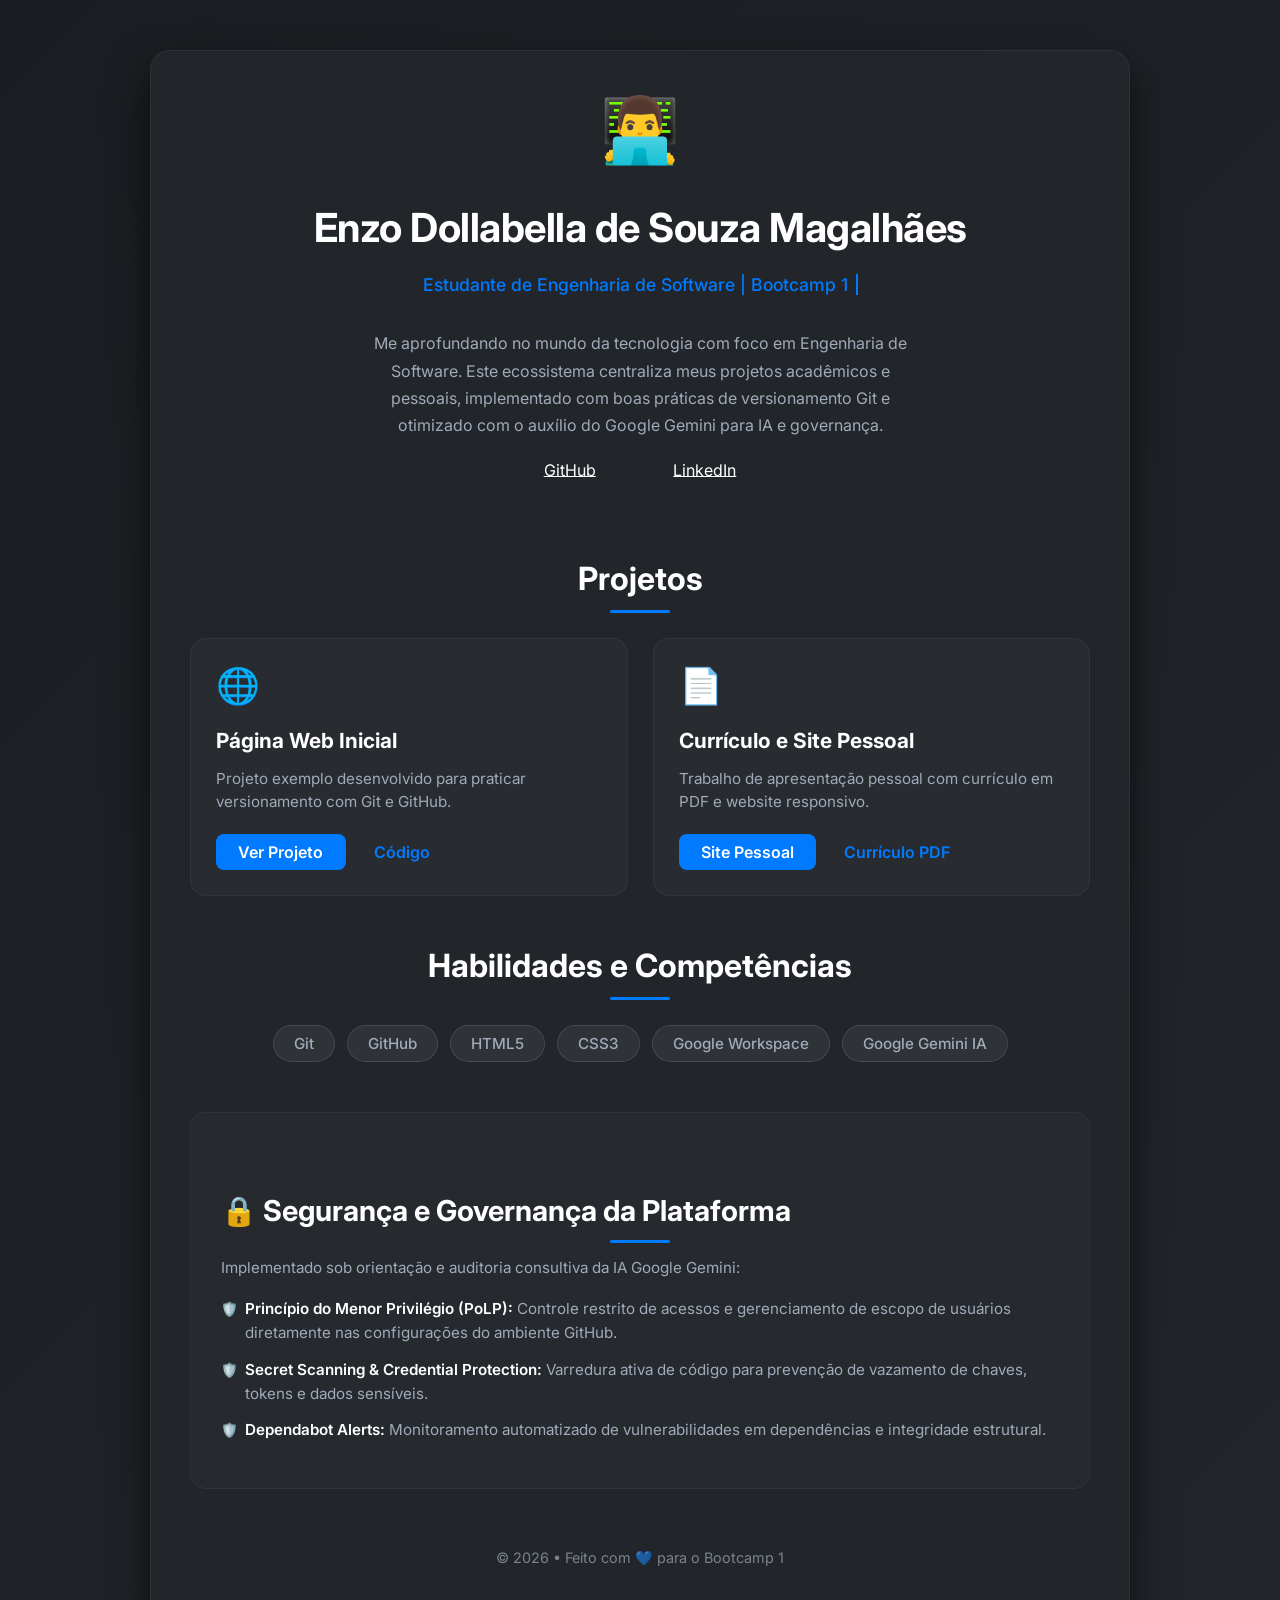
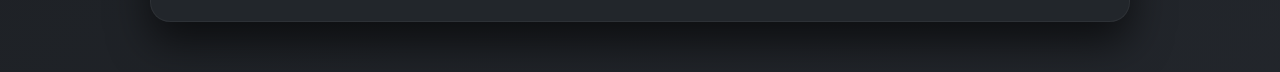
<file: index.html>
<!DOCTYPE html>
<html lang="pt-BR">
<head>
  <meta charset="UTF-8">
  <meta name="viewport" content="width=device-width, initial-scale=1.0">
  <title>Meu Portfólio | Bootcamp</title>
  <link rel="stylesheet" href="style.css">
  <link rel="preconnect" href="https://fonts.googleapis.com">
  <link href="https://fonts.googleapis.com/css2?family=Inter:wght@400;500;600&display=swap" rel="stylesheet">
</head>
<body>
  <div class="container">
    <header class="profile">
      <div class="profile-avatar">👨‍💻</div>
      <h1>Enzo Dollabella de Souza Magalhães</h1>
      <p class="tagline">Estudante de Engenharia de Software | Bootcamp 1</p>
      <p class="bio">Me aprofundando no mundo da tecnologia com foco em Engenharia de Software. Este ecossistema centraliza meus projetos acadêmicos e pessoais, implementado com boas práticas de versionamento Git e otimizado com o auxílio do Google Gemini para IA e governança.</p>
      <div class="social-links">
        <a href="https://github.com/enzodollabellasm" target="_blank" class="btn btn-outline">GitHub</a>
        <a href="https://www.linkedin.com/in/enzo-dollabella-897634311/" target="_blank" class="btn btn-outline">LinkedIn</a>
      </div>
    </header>

    <main>
      <section class="projects">
        <h2>Projetos</h2>
<div class="project-grid">
  <article class="project-card">
    <div class="project-icon">🌐</div>
    <h3>Página Web Inicial</h3>
    <p>Projeto exemplo desenvolvido para praticar versionamento com Git e GitHub.</p>
    <div class="project-links">
      <a href="academicos/projeto-exemplo/" class="btn">Ver Projeto</a>
      <a href="https://github.com/enzodollabellasm/meu-portfolio/tree/main/academicos/projeto-exemplo" target="_blank" class="btn btn-text">Código</a>
    </div>
  </article>

  <article class="project-card">
    <div class="project-icon">📄</div>
    <h3>Currículo e Site Pessoal</h3>
    <p>Trabalho de apresentação pessoal com currículo em PDF e website responsivo.</p>
    <div class="project-links">
      <a href="pessoais/curriculo-slides-site/site/index.html" class="btn">Site Pessoal</a>
      <a href="pessoais/curriculo-slides-site/curriculo.pdf" target="_blank" class="btn btn-text">Currículo PDF</a>
     </div>
   </article>
  </div>
</section>

      <section class="skills">
        <h2>Habilidades e Competências</h2>
        <div class="skills-grid">
          <span class="skill-badge">Git</span>
          <span class="skill-badge">GitHub</span>
          <span class="skill-badge">HTML5</span>
          <span class="skill-badge">CSS3</span>
          <span class="skill-badge">Google Workspace</span>
          <span class="skill-badge">Google Gemini IA</span>
        </div>
      </section>

      <section class="security">
        <h2>🔒 Segurança e Governança da Plataforma</h2>
        <p>Implementado sob orientação e auditoria consultiva da IA Google Gemini:</p>
        <ul>
          <li><strong>Princípio do Menor Privilégio (PoLP):</strong> Controle restrito de acessos e gerenciamento de escopo de usuários diretamente nas configurações do ambiente GitHub.</li>
          <li><strong>Secret Scanning & Credential Protection:</strong> Varredura ativa de código para prevenção de vazamento de chaves, tokens e dados sensíveis.</li>
          <li><strong>Dependabot Alerts:</strong> Monitoramento automatizado de vulnerabilidades em dependências e integridade estrutural.</li>
        </ul>
      </section>
    </main>

    <footer>
      <p>© 2026 • Feito com 💙 para o Bootcamp 1</p>
    </footer>
  </div>
</body>
</html>
</file>
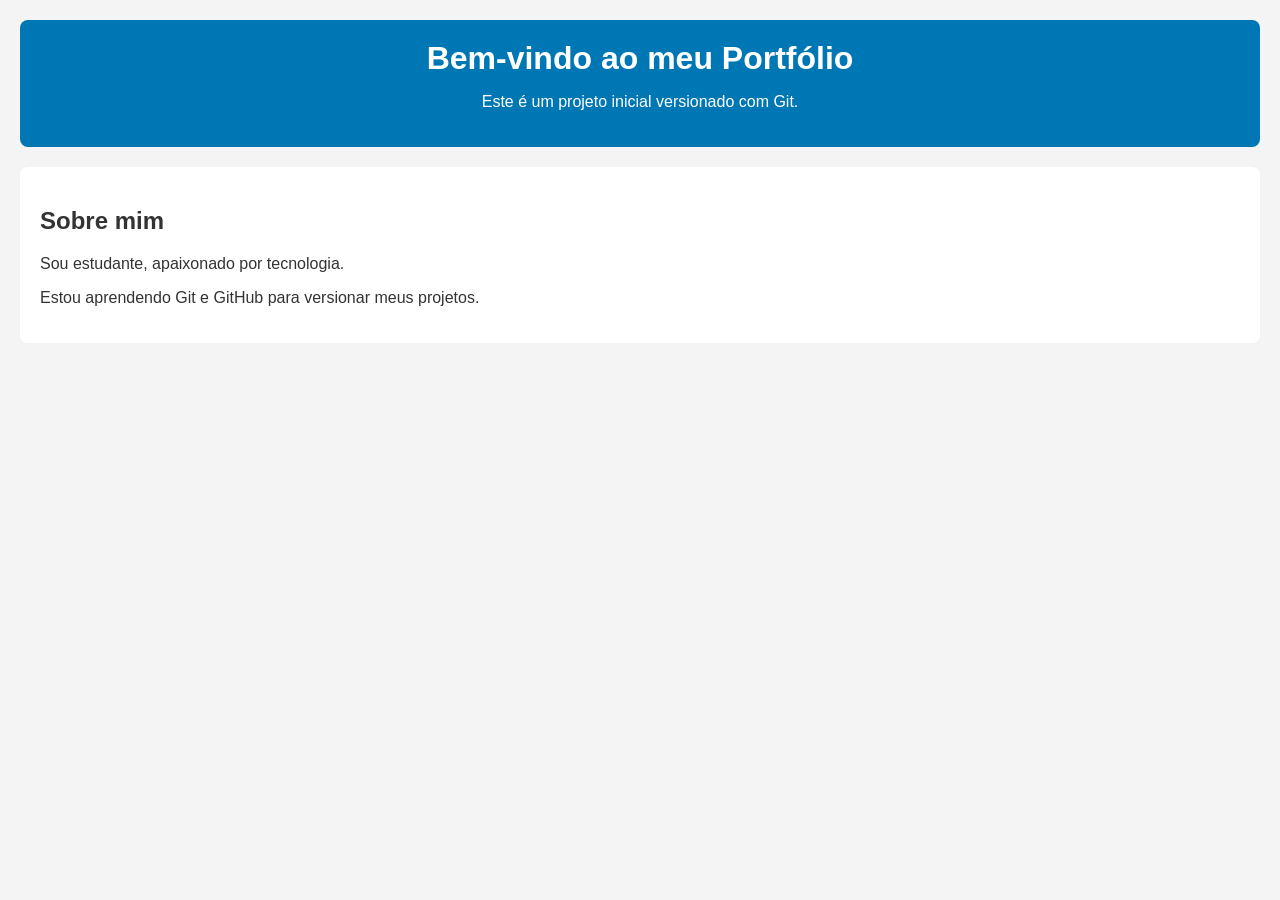
<file: academicos/projeto-exemplo/index.html>
<!DOCTYPE html>
<html lang="pt-BR">
<head>
  <meta charset="UTF-8">
  <meta name="viewport" content="width=device-width, initial-scale=1.0">
  <title>Meu Portfólio - Projeto Exemplo</title>
  <link rel="stylesheet" href="style.css">
</head>
<body>
  <header>
    <h1>Bem-vindo ao meu Portfólio</h1>
    <p>Este é um projeto inicial versionado com Git.</p>
  </header>
  <main>
    <section>
      <h2>Sobre mim</h2>
      <p>Sou estudante, apaixonado por tecnologia.</p>
      <p>Estou aprendendo Git e GitHub para versionar meus projetos.</p>
    </section>
  </main>
</body>
</html>
</file>
<file: style.css>
/* === style.css - Dark Fusion + Detalhes Dinâmicos === */

/* --- Variáveis de Paleta (Gemini) --- */
:root {
    --bg-color: #1a1d21;
    --container-bg: #22262b;
    --text-primary: #a0aab8;
    --title-primary: #ffffff;
    --accent-color: #007bff;
    --accent-dark: #0056b3;
}

/* --- Animação de fundo (gradiente sutil) --- */
body {
    background: linear-gradient(135deg, #1a1d21 0%, #2a2e35 50%, #1a1d21 100%);
    background-size: 400% 400%;
    animation: gradientShift 12s ease infinite;
    color: var(--text-primary);
    font-family: 'Inter', sans-serif;
    margin: 0;
    padding: 20px;
    min-height: 100vh;
}

@keyframes gradientShift {
    0% { background-position: 0% 50%; }
    50% { background-position: 100% 50%; }
    100% { background-position: 0% 50%; }
}

/* --- Container --- */
.container {
    background-color: var(--container-bg);
    max-width: 900px;
    margin: 30px auto;
    padding: 40px;
    border-radius: 20px;
    box-shadow: 0 20px 40px rgba(0,0,0,0.6), 0 0 0 1px rgba(255,255,255,0.05) inset;
    backdrop-filter: blur(2px);
}

/* --- Perfil e Biografia --- */
.profile {
    text-align: center;
    padding-bottom: 30px;
}

.profile-avatar {
    font-size: 4rem;
    margin-bottom: 0.5rem;
    display: inline-block;
    animation: float 3s ease-in-out infinite;
}

@keyframes float {
    0% { transform: translateY(0px); }
    50% { transform: translateY(-8px); }
    100% { transform: translateY(0px); }
}

h1 {
    color: var(--title-primary);
    font-size: 2.5rem;
    margin-bottom: 5px;
    font-weight: 700;
    letter-spacing: -0.5px;
}

.tagline {
    font-weight: 500;
    color: var(--accent-color);
    margin-bottom: 15px;
    font-size: 1.1rem;
    border-right: 2px solid var(--accent-color);
    display: inline-block;
    padding-right: 8px;
    animation: blinkCursor 0.8s infinite;
}

@keyframes blinkCursor {
    0%, 100% { border-color: transparent; }
    50% { border-color: var(--accent-color); }
}

.bio {
    line-height: 1.7;
    margin: 20px 0;
    max-width: 550px;
    margin-left: auto;
    margin-right: auto;
    color: var(--text-primary);
}

.social-links a.btn-outline {
    color: var(--title-primary);
    border-color: var(--text-primary);
    margin: 0 8px;
    transition: all 0.3s ease;
    border-radius: 30px;
    padding: 0.6rem 1.8rem;
}

.social-links a.btn-outline:hover {
    color: #ffffff;
    border-color: var(--accent-color);
    background-color: var(--accent-color);
    box-shadow: 0 0 15px rgba(0,123,255,0.4);
    transform: translateY(-2px);
}

/* --- Projetos --- */
h2 {
    color: var(--title-primary);
    font-size: 2rem;
    margin-top: 50px;
    margin-bottom: 25px;
    text-align: center;
    position: relative;
}

h2:after {
    content: '';
    display: block;
    width: 60px;
    height: 3px;
    background: var(--accent-color);
    margin: 12px auto 0;
    border-radius: 3px;
}

.project-grid {
    display: grid;
    grid-template-columns: repeat(auto-fit, minmax(260px, 1fr));
    gap: 25px;
}

.project-card {
    background: rgba(255,255,255,0.03);
    border: 1px solid rgba(160,170,184,0.08);
    padding: 25px;
    border-radius: 16px;
    transition: all 0.35s cubic-bezier(0.25, 0.46, 0.45, 0.94);
    opacity: 0;
    transform: translateY(20px);
    animation: cardFadeIn 0.6s ease forwards;
}

.project-card:nth-child(1) { animation-delay: 0.1s; }
.project-card:nth-child(2) { animation-delay: 0.2s; }

@keyframes cardFadeIn {
    to {
        opacity: 1;
        transform: translateY(0);
    }
}

.project-card:hover {
    transform: translateY(-8px);
    border-color: var(--accent-color);
    box-shadow: 0 12px 28px rgba(0,123,255,0.15);
    background: rgba(255,255,255,0.06);
}

.project-icon {
    font-size: 2.2rem;
    margin-bottom: 12px;
}

.project-card h3 {
    color: var(--title-primary);
    margin-bottom: 8px;
    font-size: 1.3rem;
}

.project-card p {
    color: var(--text-primary);
    font-size: 0.95rem;
    line-height: 1.5;
    margin-bottom: 20px;
}

.project-links {
    display: flex;
    gap: 12px;
    flex-wrap: wrap;
}

.project-links a.btn {
    background-color: var(--accent-color);
    color: #ffffff;
    border-radius: 8px;
    padding: 0.5rem 1.4rem;
    font-weight: 600;
    transition: all 0.3s;
    text-decoration: none;
}

.project-links a.btn:hover {
    background-color: var(--accent-dark);
    box-shadow: 0 4px 14px rgba(0,123,255,0.4);
}

.project-links a.btn-text {
    color: var(--accent-color);
    background: transparent;
    padding: 0.5rem 1rem;
    border-radius: 8px;
    font-weight: 600;
    transition: all 0.3s;
}

.project-links a.btn-text:hover {
    background: rgba(0,123,255,0.1);
    color: #ffffff;
}

/* --- Rodapé --- */
footer {
    text-align: center;
    color: var(--text-primary);
    margin-top: 60px;
    font-size: 0.9rem;
    opacity: 0.7;
}

.skills {
  margin-top: 50px;
  text-align: center;
}

.skills h2 {
  color: var(--title-primary);
  font-size: 2rem;
  margin-bottom: 25px;
  position: relative;
}

.skills h2:after {
  content: '';
  display: block;
  width: 60px;
  height: 3px;
  background: var(--accent-color);
  margin: 12px auto 0;
  border-radius: 3px;
}

.skills-grid {
  display: flex;
  flex-wrap: wrap;
  justify-content: center;
  gap: 12px;
  margin-top: 20px;
}

.skill-badge {
  background: rgba(255,255,255,0.06);
  border: 1px solid rgba(160,170,184,0.2);
  color: var(--text-primary);
  padding: 8px 20px;
  border-radius: 30px;
  font-size: 0.95rem;
  font-weight: 500;
  transition: all 0.3s ease;
  backdrop-filter: blur(2px);
}

.skill-badge:hover {
  background: var(--accent-color);
  border-color: var(--accent-color);
  color: #fff;
  transform: translateY(-2px);
  box-shadow: 0 6px 14px rgba(0,123,255,0.3);
}

/* === Seção Segurança === */
.security {
  margin-top: 50px;
  background: rgba(255,255,255,0.02);
  border: 1px solid rgba(160,170,184,0.08);
  border-radius: 16px;
  padding: 30px;
  transition: border-color 0.3s;
}

.security:hover {
  border-color: var(--accent-color);
}

.security h2 {
  color: var(--title-primary);
  font-size: 1.8rem;
  margin-bottom: 15px;
  text-align: left;
}

.security p {
  color: var(--text-primary);
  margin-bottom: 20px;
  font-size: 0.95rem;
}

.security ul {
  list-style: none;
  padding-left: 0;
}

.security li {
  color: var(--text-primary);
  margin-bottom: 12px;
  padding-left: 24px;
  position: relative;
  font-size: 0.95rem;
  line-height: 1.6;
}

.security li::before {
  content: "🛡️";
  position: absolute;
  left: 0;
  top: 2px;
  font-size: 0.85rem;
}

.security li strong {
  color: var(--title-primary);
  font-weight: 600;
}

/* --- Responsivo --- */
@media (max-width: 600px) {
    .container {
        margin: 10px;
        padding: 25px;
    }
    h1 {
        font-size: 2rem;
    }
}
</file>
<file: academicos/projeto-exemplo/style.css>
body {
  font-family: Arial, sans-serif;
  margin: 0;
  padding: 20px;
  background-color: #f4f4f4;
  color: #333;
}

header {
  background-color: #0077b5;
  color: white;
  padding: 20px;
  text-align: center;
  border-radius: 8px;
}

main {
  margin-top: 20px;
  padding: 20px;
  background-color: white;
  border-radius: 8px;
}

h1 {
  margin: 0;
}
</file>
